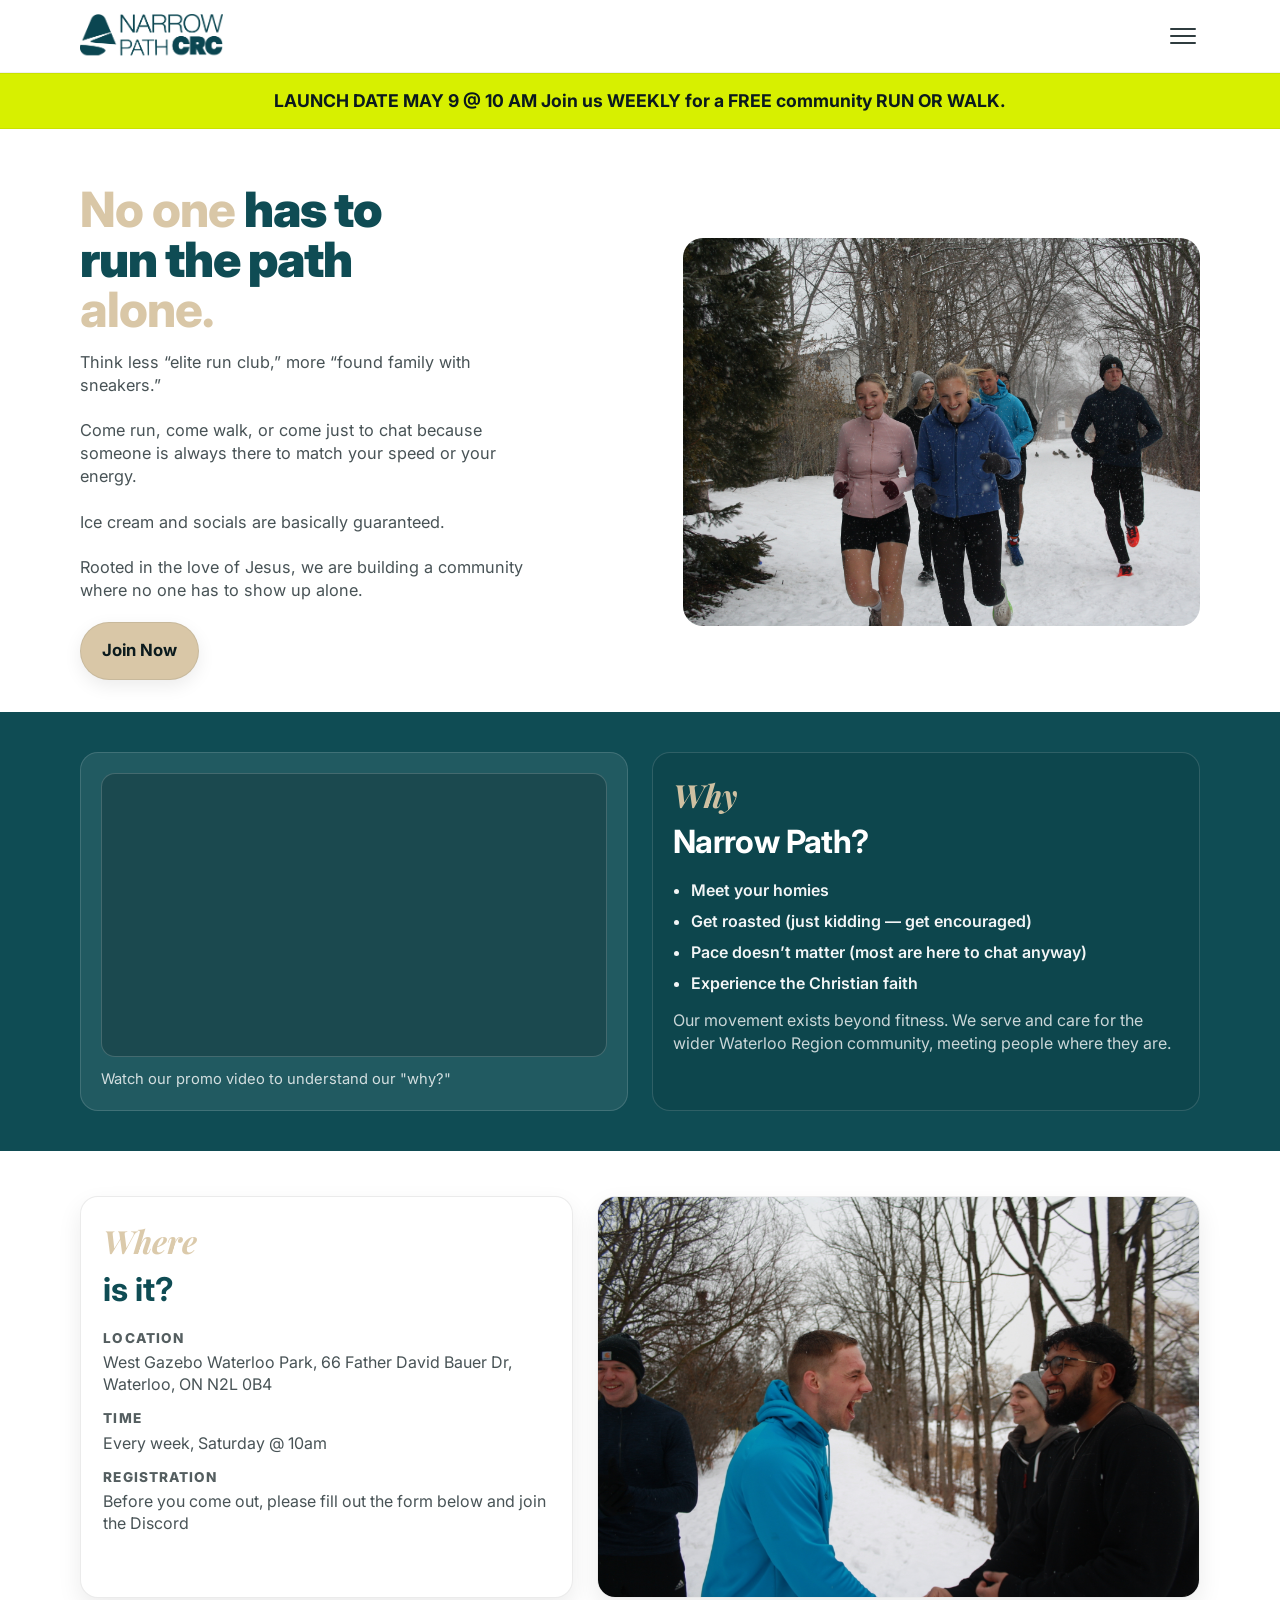
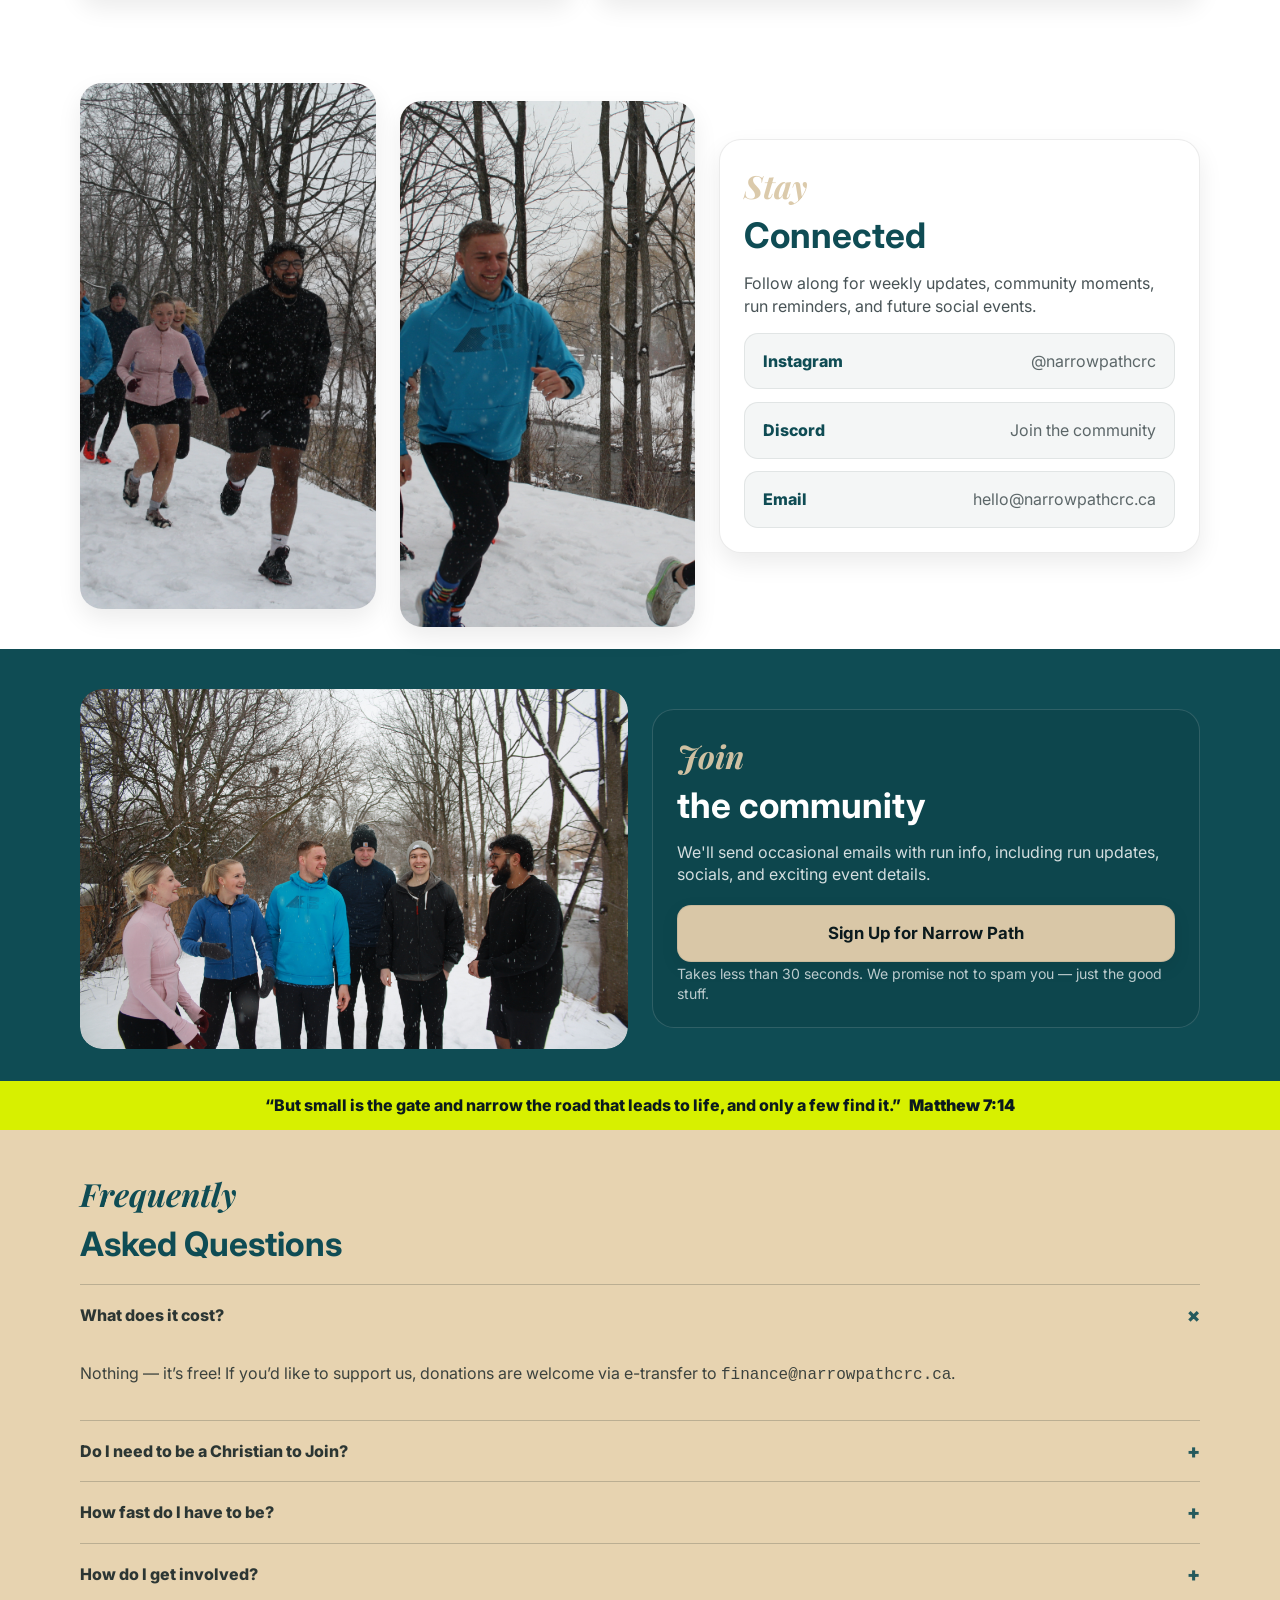
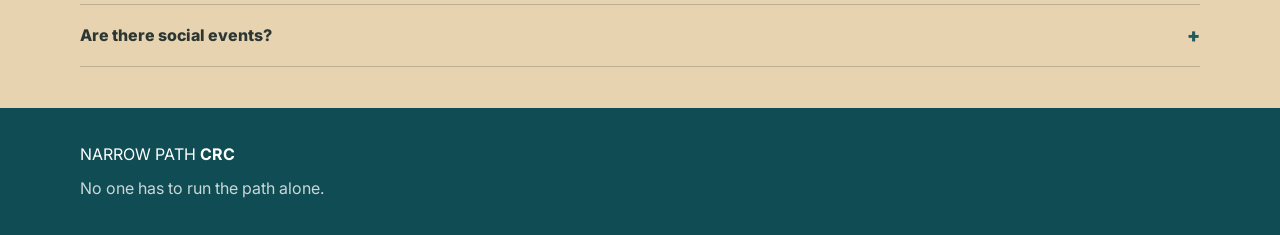
<file: index.html>
<!doctype html>
<html lang="en">
<head>
  <meta charset="utf-8" />
  <meta name="viewport" content="width=device-width, initial-scale=1" />
  <title>Narrow Path CRC — Run Club</title>
  <meta name="description" content="No one has to run the path alone. Weekly free 2K community run or walk in the Kitchener–Waterloo region." />
  <link rel="icon" type="image/png" href="img/favicon.png">
  <link rel="preconnect" href="https://fonts.googleapis.com">
  <link rel="preconnect" href="https://fonts.gstatic.com" crossorigin>
  <link href="https://fonts.googleapis.com/css2?family=Inter:wght@300;400;600;700;800&family=Playfair+Display:ital,wght@0,700;1,700&display=swap" rel="stylesheet">
  <link rel="stylesheet" href="styles.css" />
</head>

<body>
  <a class="skip-link" href="#main">Skip to content</a>

  <header class="site-header">
    <div class="container header-inner">
      <a class="brand" href="#">
        <img src="img/npcrc_logo.png" alt="Narrow Path CRC Logo" class="logo-image" />
      </a>

      <button
        class="nav-toggle"
        type="button"
        aria-label="Open menu"
        aria-expanded="false"
        aria-controls="mobileNav">
        <span></span><span></span><span></span>
      </button>
    </div>

    <div class="mobile-nav" id="mobileNav">
      <div class="container mobile-nav-inner">
        <a href="#why">Why</a>
        <a href="#where">Where</a>
        <a href="#socials">Socials</a>
        <a href="#newsletter">Newsletter</a>
        <a href="#faq">FAQ</a>
      </div>
    </div>
  </header>

  <div class="lime-banner">
          <div class="container lime-inner">
            <p>LAUNCH DATE <b> MAY 9 @ 10 AM</b>  <b>Join us WEEKLY</b> for a <b>FREE</b> community <b>RUN OR WALK</b>. </p>
          </div>
  </div>

  <main id="main">
    <!-- HERO -->
    <section class="hero" aria-label="Hero">

      <div class="container hero-grid">
        <div class="hero-copy">
          <h1>
            <span class="muted">No one</span>
            <span class="strong"> has to</span><br />
            <span class="strong">run the path</span><br />
            <span class="muted">alone.</span>
          </h1>
          <p class="lead">
            Think less “elite run club,” more “found family with sneakers.”<br><br>
            Come run, come walk, or come just to chat because someone is always there to match your speed or your energy.<br><br>
            Ice cream and socials are basically guaranteed.<br><br>
            Rooted in the love of Jesus, we are building a community where no one has to show up alone.
          </p>

          <div class="hero-actions" id="join">
            <a class="btn" href="/signup.html">Join Now</a>
          </div>
        </div>

        <div class="hero-visual" aria-label="Runner image placeholder">
               <img src="img/IMG_9067.JPG" alt="Runner" />
        </div>
      </div>
    </section>

    <!-- PROMO + WHY -->
    <section class="why" id="why">
      <div class="container why-grid">

        <div class="promo-card" id="promo">
          <div class="promo-frame" role="group" aria-label="Promo video">
            <iframe
              src="https://www.youtube.com/embed/s-eVwWmHLjw"
              title="Narrow Path CRC Promo Video"
              loading="lazy"
              allow="accelerometer; autoplay; clipboard-write; encrypted-media; gyroscope; picture-in-picture; web-share"
              allowfullscreen>
            </iframe>
          </div>
          <p class="promo-note">Watch our promo video to understand our "why?"</p>
        </div>

        <div class="why-card">
          <p class="script">Why</p>
          <h2>Narrow Path?</h2>
          <ul class="why-list">
            <li>Meet your homies</li>
            <li>Get roasted (just kidding — get encouraged)</li>
            <li>Pace doesn’t matter (most are here to chat anyway)</li>
            <li>Experience the Christian faith</li>
          </ul>
          <p class="why-footnote">
            Our movement exists beyond fitness. We serve and care for the wider Waterloo Region community,
            meeting people where they are.
          </p>
        </div>

      </div>
    </section>

    <!-- WHERE -->
    <section class="where" id="where">
      <div class="container where-grid">
        <div class="where-card">
          <p class="script">Where</p>
          <h2>is it?</h2>

          <dl class="where-meta">
            <div>
              <dt>Location</dt>
              <dd>West Gazebo Waterloo Park, 66 Father David Bauer Dr, Waterloo, ON N2L 0B4</dd>
            </div>
            <div>
              <dt>Time</dt>
              <dd>Every week, Saturday @ 10am </dd>
            </div>
            <div>
              <dt>Registration</dt>
              <dd>Before you come out, please fill out the form below and join the Discord</dd>
            </div>
          </dl>

          <a class="btn btn-small" href="#newsletter">Sign Up Now</a>
        </div>

        <div class="map-card" aria-label="Map">
          <img src="img/IMG_9115.JPG" alt="Map showing the location of the run" class="map-image" />
        </div>
      </div>
    </section>


    <!-- SOCIALS -->
    <section class="socials" id="socials">
      <div class="container socials-grid">

        <!-- image 1 -->
        <div class="socials-image-card">
          <img src="img/IMG_9083.JPG" alt="Narrow Path CRC community" class="socials-image">
        </div>

        <!-- image 2 -->
        <div class="socials-image-card">
          <img src="img/IMG_9086.JPG" alt="Narrow Path CRC community" class="socials-image">
        </div>

        <!-- text card -->
        <div class="socials-card">
          <p class="script">Stay</p>
          <h2>Connected</h2>
          <p class="socials-copy">
            Follow along for weekly updates, community moments, run reminders, and future social events.
          </p>

          <div class="social-links">
            <a class="social-link" href="#" target="_blank">
              <span class="social-name">Instagram</span>
              <span class="social-handle">@narrowpathcrc</span>
            </a>

            <a class="social-link" href="https://discord.gg/62TNyTN5uP" target="_blank" rel="noopener noreferrer">
              <span class="social-name">Discord</span>
              <span class="social-handle">Join the community</span>
            </a>

            <a class="social-link" href="mailto:hello@narrowpathcrc.ca?subject=Run%20Club%20Question">
              <span class="social-name">Email</span>
              <span class="social-handle">hello@narrowpathcrc.ca</span>
            </a>
          </div>
        </div>

      </div>
    </section>

    <section class="newsletter" id="newsletter">
      <!-- NEWSLETTER -->
      <div class="container newsletter-grid">
        <div class="image-card">
          <img src="img/IMG_9096.JPG" alt="Narrow Path CRC group" class="newsletter-image" />
        </div>

        <div class="newsletter-card">
          <p class="script">Join</p>
          <h2>the community</h2>
          <p class="newsletter-copy">
            We'll send occasional emails with run info, including run updates, socials, and exciting event details.
          </p>

          <div class="signup-cta">
            <a class="btn btn-full signup-btn" href="/signup.html">
              Sign Up for Narrow Path
            </a>

            <p class="form-hint">
              Takes less than 30 seconds. We promise not to spam you — just the good stuff.
            </p>
          </div>
        </div>
      </div>

      <div class="verse-banner" aria-label="Bible verse">
        <div class="container verse-inner">
          <p class="verse">
            “But small is the gate and narrow the road that leads to life, and only a few find it.”
            <span class="ref">Matthew 7:14</span>
          </p>
        </div>
      </div>
    </section>

    <!-- FAQ -->
    <section class="faq" id="faq" aria-label="Frequently Asked Questions">
      <div class="container faq-card">
        <p class="script" style="color: var(--teal);">Frequently</p>
        <h2>Asked Questions</h2>

        <div class="accordion" data-accordion>
          <details open>
            <summary>What does it cost?</summary>
            <div class="answer">
              <p>Nothing — it’s free! If you’d like to support us, donations are welcome via e-transfer to <span class="mono">finance@narrowpathcrc.ca</span>.</p>
            </div>
          </details>

          <details>
            <summary>Do I need to be a Christian to Join?</summary>
            <div class="answer">
              <p>No. You’re welcome here. Come as you are — we’re building a supportive community for anyone in the region.</p>
            </div>
          </details>

          <details>
            <summary>How fast do I have to be?</summary>
            <div class="answer">
              <p>Any pace. Run, jog, walk, or volunteer — the goal is community and consistency, not performance.</p>
            </div>
          </details>

          <details>
            <summary>How do I get involved?</summary>
            <div class="answer">
              <p>Join a weekly run, volunteer, or sign up for updates. If you want to help lead, reach out through the newsletter form.</p>
            </div>
          </details>

          <details>
            <summary>Are there social events?</summary>
            <div class="answer">
              <p>Yes! We have regular social events for members to connect and build relationships.</p>
            </div>
          </details>
        </div>
      </div>
    </section>
  </main>

  <footer class="site-footer">
    <div class="container footer-grid">
      <div class="footer-brand">
        <div class="brand small">
          <span class="brand-mark" aria-hidden="true"></span>
          <span class="brand-text">
            <span class="brand-top">NARROW</span>
            <span class="brand-bottom">PATH <b>CRC</b></span>
          </span>
        </div>
        <p class="footer-tagline">No one has to run the path alone.</p>
      </div>
    </div>
  </footer>

  <script src="script.js"></script>
</body>
</html>
</file>
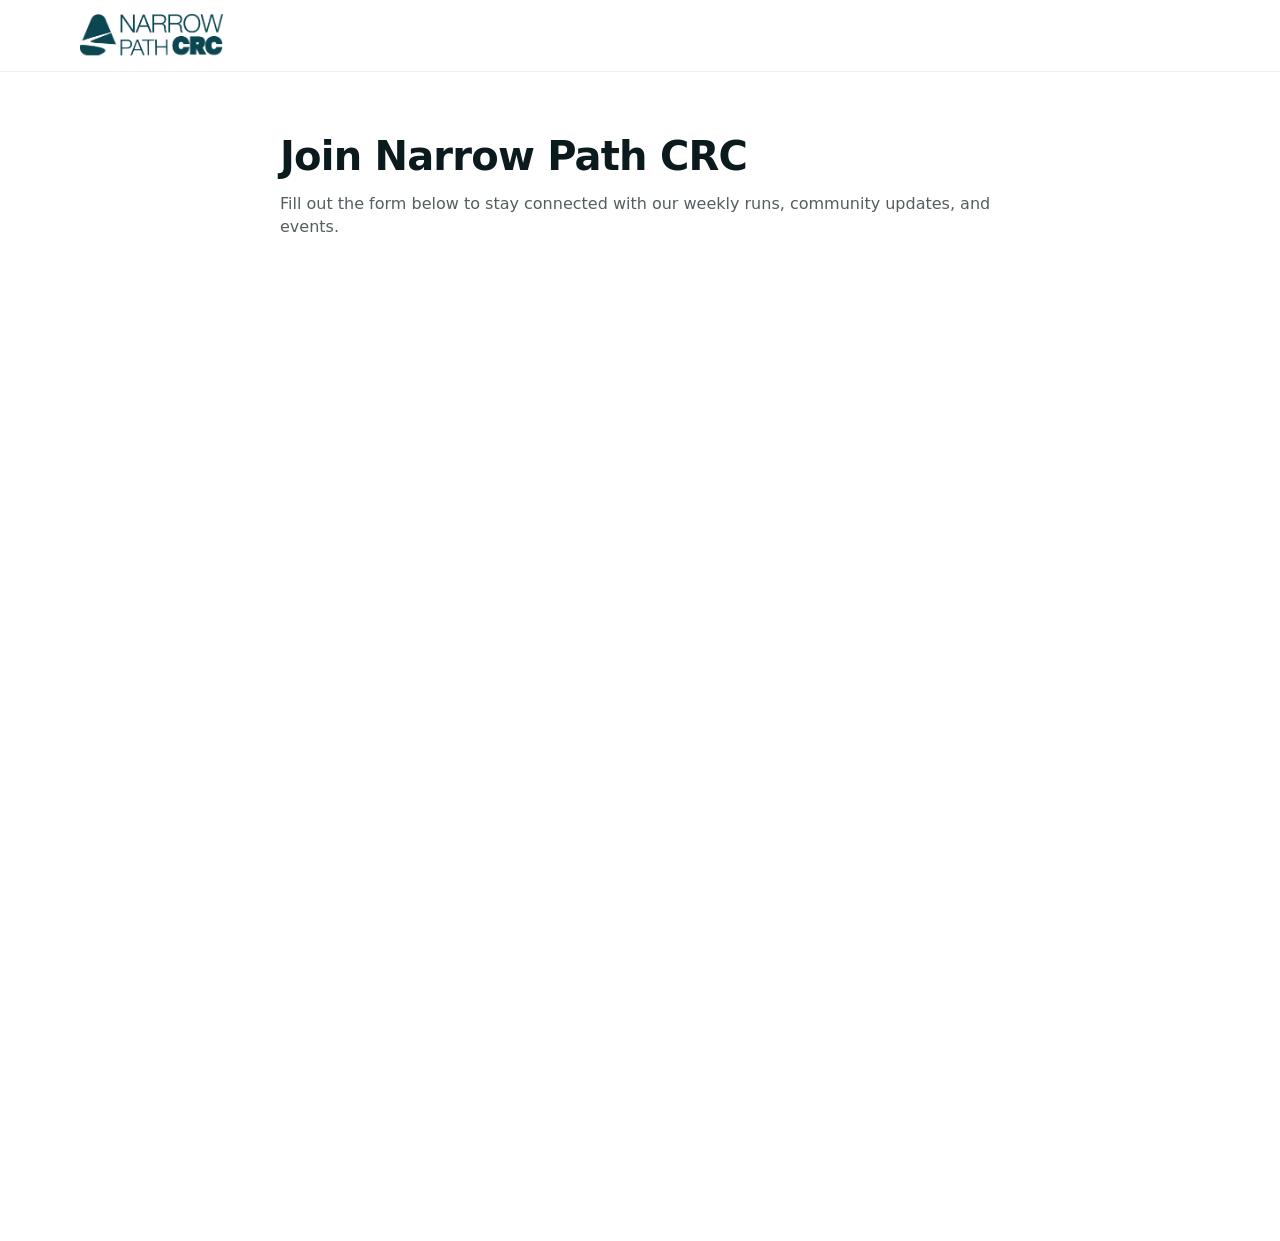
<file: signup.html>
<!DOCTYPE html>
<html lang="en">
<head>
<meta charset="UTF-8">
<meta name="viewport" content="width=device-width, initial-scale=1.0">
<title>Sign Up — Narrow Path CRC</title>
<link rel="stylesheet" href="styles.css">
</head>

<body>

<header class="site-header">
  <div class="container header-inner">
    <a href="/">
      <img src="img/npcrc_logo.png" class="logo-image">
    </a>
  </div>
</header>

<section class="signup-page">
  <div class="container signup-container">

    <h1>Join Narrow Path CRC</h1>
    <p>
      Fill out the form below to stay connected with our weekly runs,
      community updates, and events.
    </p>

    <iframe
      src="https://d857da61.sibforms.com/serve/[base64]"
      width="100%"
      height="900"
      frameborder="0"
      scrolling="auto"
      style="border-radius:16px;">
    </iframe>

  </div>
</section>

</body>
</html>
</file>
<file: styles.css>
/* =========
   Design tokens
   ========= */
:root{
  --bg: #ffffff;
  --text: #0b1a1d;
  --muted: #d9c7a7;          /* warm sand */
  --tan: #e7d3b0;            /* section background */
  --teal: #0f4c54;           /* deep teal */
  --teal-2: #0b3b41;
  --lime: #d7f000;           /* neon lime banner */
  --line: rgba(11, 26, 29, 0.18);
  --shadow: 0 10px 24px rgba(0,0,0,0.08);
  --radius: 18px;

  --font-sans: "Inter", system-ui, -apple-system, Segoe UI, Roboto, Arial, sans-serif;
  --font-serif: "Playfair Display", Georgia, serif;

  --container: 1120px;
}

*{ box-sizing: border-box; }
html, body{ height: 100%; }
body{
  margin: 0;
  font-family: var(--font-sans);
  color: var(--text);
  background: var(--bg);
  line-height: 1.4;
}

img{ max-width: 100%; display:block; }

a{ color: inherit; text-decoration: none; }
a:hover{ text-decoration: underline; }

.container{
  width: min(var(--container), calc(100% - 2rem));
  margin: 0 auto;
}


/* Accessibility */
.skip-link{
  position:absolute;
  left:-999px;
  top: 0;
  background:#000;
  color:#fff;
  padding:.75rem 1rem;
  border-radius: 10px;
  z-index: 9999;
}
.skip-link:focus{ left: 1rem; top: 1rem; }

/* =========
   Header
   ========= */
.site-header{
  position: sticky;
  top: 0;
  z-index: 1000;
  background: rgba(255,255,255,0.92);
  backdrop-filter: blur(10px);
  border-bottom: 1px solid rgba(0,0,0,0.06);
}

.header-inner{
  display: flex;
  align-items: center;
  justify-content: space-between;
  padding: 0.85rem 0;
}

.logo-image{
  height: 44px;
  width: auto;
  display: block;
}

.nav{
  display: none;
}

.btn.btn-small{
  display: none;
}

.nav-toggle{
  display: block;
  border: 0;
  background: transparent;
  padding: 0.25rem;
  cursor: pointer;
}

.nav-toggle span{
  display: block;
  width: 26px;
  height: 2px;
  background: rgba(11,26,29,.85);
  margin: 5px 0;
  border-radius: 999px;
}

.mobile-nav{
  width: 100%;
  background: white;
  border-top: 1px solid rgba(0,0,0,0.08);
  box-shadow: 0 12px 28px rgba(0,0,0,0.08);

  max-height: 0;
  overflow: hidden;
  opacity: 0;
  transform: translateY(-18px);
  transition:
    max-height 0.35s ease,
    opacity 0.25s ease,
    transform 0.25s ease;
}

.mobile-nav.is-open{
  max-height: 420px;
  opacity: 1;
  transform: translateY(0);
}

.mobile-nav-inner{
  display: flex;
  flex-wrap: wrap;
  gap: 0.6rem;
  padding: 0.9rem 0 1rem;
}

.mobile-nav a{
  padding: 0.8rem 1rem;
  border-radius: 12px;
  text-decoration: none;
  font-weight: 600;
  color: var(--text);
  transition: background-color 0.2s ease, color 0.2s ease;
}

.mobile-nav a:hover{
  background: rgba(11,26,29,0.05);
  text-decoration: none;
}

.mobile-nav .btn{
  margin-left: auto;
}

.mobile-nav[hidden]{
  display: none;
}

#why,
#where {
  scroll-margin-top: 120px;
}

.nav-toggle{
  display: block;
  border: 0;
  background: transparent;
  padding: 0.25rem;
  cursor: pointer;
}

.nav-toggle span{
  display: block;
  width: 26px;
  height: 2px;
  background: rgba(11,26,29,.85);
  margin: 5px 0;
  border-radius: 999px;
  transition: transform 0.25s ease, opacity 0.2s ease;
}

.nav-toggle.is-open span:nth-child(1){
  transform: translateY(7px) rotate(45deg);
}

.nav-toggle.is-open span:nth-child(2){
  opacity: 0;
}

.nav-toggle.is-open span:nth-child(3){
  transform: translateY(-7px) rotate(-45deg);
}

/* Sticky lime banner under header */
.lime-banner{
  position: sticky;
  top: 70px; /* adjust if your header height changes */
  z-index: 999;
  background: var(--lime);
  color: #0b1a1d;
  border-top: 1px solid rgba(0,0,0,.06);
  border-bottom: 1px solid rgba(0,0,0,.06);
}

.lime-inner{
  padding: .9rem 0;
  font-weight: 700;
  text-align: center;
  font-size: 1.1rem;
}

.lime-inner p{
  margin: 0;
}

/* =========
   Buttons
   ========= */
.btn{
  display:inline-flex;
  align-items:center;
  justify-content:center;
  gap: .5rem;
  padding: .9rem 1.2rem;
  border-radius: 999px;
  background: var(--muted);
  color: #0b1a1d;
  font-weight: 700;
  border: 1px solid rgba(11,26,29,0.08);
  box-shadow: 0 6px 18px rgba(0,0,0,0.08);
  text-decoration: none !important;
}
.btn:hover{ transform: translateY(-1px); text-decoration: none; }
.btn:active{ transform: translateY(0px); }
.btn-small{ padding: .6rem 1rem; font-size: .95rem; }
.btn-full{ width: 100%; border-radius: 12px; }

.btn-ghost{
  background: transparent;
  box-shadow: none;
  border: 1px solid rgba(11,26,29,0.14);
  color: rgba(11,26,29,.85);
}
.btn-ghost:hover{ background: rgba(11,26,29,0.04); }

.btn-floating{
  position:absolute;
  top: 18px;
  right: 18px;
  padding: .55rem .9rem;
  border-radius: 10px;
  box-shadow: var(--shadow);
}

/* =========
   Hero
   ========= */
.hero{
  padding: 2rem 0 0;
}
.hero-grid{
  display:grid;
  grid-template-columns: 1.05fr 0.95fr;
  gap: 2rem;
  align-items: center;
  padding: 1.5rem 0 2rem;
}

.hero-actions .btn{
  font-size: 1.05rem;
  padding: 1rem 1.3rem;
}

.hero-actions .btn:hover{
  transform: translateY(-2px);
}

.kicker{
  margin: 0 0 .6rem;
  font-weight: 800;
  letter-spacing: .22em;
  font-size: .78rem;
  color: rgba(15,76,84,.75);
}

h1{
  margin: 0;
  font-size: clamp(2.3rem, 3.8vw, 3.6rem);
  line-height: 1.03;
  letter-spacing: -0.02em;
}
h1 .muted{ color: var(--muted); font-weight: 800; }
h1 .strong{ color: var(--teal); font-weight: 900; }

.lead{
  margin: 1rem 0 1.25rem;
  max-width: 46ch;
  color: rgba(11,26,29,.75);
  font-size: 1.02rem;
}

.hero-actions{
  display:flex;
  gap: .8rem;
  flex-wrap: wrap;
}

.hero-visual {
  position: relative;
  width: 100%;
  aspect-ratio: 4 / 3;   /* keeps a nice shape on all screens */
  border-radius: 20px;
  overflow: hidden;
}

.hero-visual img {
  width: 100%;
  height: 100%;
  object-fit: cover;     /* crops image nicely */
  display: block;
}

.runner-placeholder{
  width: 100%;
  height: 420px;
  border-radius: var(--radius);
  border: 2px dashed rgba(15,76,84,.25);
  background:
    radial-gradient(circle at 25% 25%, rgba(15,76,84,.12), transparent 40%),
    linear-gradient(135deg, rgba(15,76,84,.08), rgba(217,199,167,.12));
  display:flex;
  align-items:center;
  justify-content:center;
  color: rgba(15,76,84,.65);
  font-weight: 800;
  letter-spacing: .08em;
}

/* =========
   Sections
   ========= */
.why{
  background: var(--teal);
  color: #fff;
  padding: 2.5rem 0;
}
.why-grid{
  display:grid;
  grid-template-columns: 1fr 1fr;
  gap: 1.5rem;
  align-items: stretch;
}

.promo-card, .why-card, .where-card, .map-card, .newsletter-card, .image-card, .faq-card{
  border-radius: var(--radius);
}

.promo-card{
  background: rgba(255,255,255,0.08);
  padding: 1.25rem;
  border: 1px solid rgba(255,255,255,0.14);
}
.promo-frame {
  border-radius: 14px;
  overflow: hidden;
  background: rgba(0,0,0,0.18);
  border: 1px solid rgba(255,255,255,0.18);
  aspect-ratio: 16 / 9;
}

.promo-frame iframe {
  width: 100%;
  height: 100%;
  border: 0;
  display: block;
}
.promo-note{
  margin: .75rem 0 0;
  color: rgba(255,255,255,0.8);
  font-size: .92rem;
}

.why-card{
  background: rgba(0,0,0,0.08);
  border: 1px solid rgba(255,255,255,0.14);
  padding: 1.25rem 1.25rem 1.35rem;
}
.script {
  font-family: var(--font-serif);
  font-style: italic;
  font-weight: 700;
  margin: 0;
  font-size: clamp(1.6rem, 2.5vw, 2.5rem);
  color: rgba(217,199,167,0.95);
}
.why-card h2{
  margin: .2rem 0 .85rem;
  font-size: 2rem;
  letter-spacing: -0.02em;
}
.why-list{
  margin: 0;
  padding-left: 1.1rem;
  display:grid;
  gap: .55rem;
  color: rgba(255,255,255,0.95);
  font-weight: 600;
}
.why-footnote{
  margin: .9rem 0 0;
  color: rgba(255,255,255,0.78);
  max-width: 60ch;
}

/* WHERE */
.where{
  background: #fff;
  padding: 2.8rem 0;
}
.where-grid{
  display:grid;
  grid-template-columns: 0.9fr 1.1fr;
  gap: 1.5rem;
  align-items: stretch;
}
.where-card{
  background: #fff;
  border: 1px solid rgba(0,0,0,0.08);
  box-shadow: var(--shadow);
  padding: 1.4rem;
}
.where-card h2{
  margin: .2rem 0 1rem;
  font-size: 2.05rem;
  color: var(--teal);
}
.where-meta{
  margin: 0 0 1.1rem;
  display:grid;
  gap: .85rem;
}
.where-meta div{
  display:grid;
  gap: .2rem;
}
.where-meta dt{
  font-weight: 800;
  color: rgba(11,26,29,.7);
  font-size: .85rem;
  letter-spacing: .08em;
  text-transform: uppercase;
}
.where-meta dd{
  margin: 0;
  color: rgba(11,26,29,.75);
}

.map-card{
  border-radius: var(--radius);
  border: 1px solid rgba(0,0,0,0.08);
  box-shadow: var(--shadow);
  overflow: hidden;
}
.map-placeholder{
  height: 320px;
  display:flex;
  align-items:center;
  justify-content:center;
  font-weight: 900;
  color: rgba(15,76,84,.75);
  background:
    linear-gradient(135deg, rgba(11,26,29,0.06), rgba(215,240,0,0.12)),
    radial-gradient(circle at 70% 35%, rgba(15,76,84,.10), transparent 45%);
}

/* SOCIALS */
.socials{
  background: #fff;
  padding: 2.5rem 0;
}

.socials-grid{
  display: grid;
  grid-template-columns: .8fr .8fr 1.3fr;
  gap: 1.5rem;
  align-items: center;
}

.socials-card{
  background: #fff;
  border: 1px solid rgba(0,0,0,0.08);
  box-shadow: var(--shadow);
  border-radius: 22px;
  padding: 1.5rem;
}

.socials-card h2{
  margin: .15rem 0 .75rem;
  font-size: 2.2rem;
  color: var(--teal);
}

.socials-copy{
  margin: 0 0 1rem;
  color: rgba(11,26,29,0.75);
  max-width: 52ch;
}

.social-links{
  display: grid;
  gap: .8rem;
}

.social-link{
  display: flex;
  justify-content: space-between;
  align-items: center;
  gap: 1rem;
  padding: 1rem 1.1rem;
  border-radius: 14px;
  background: #f4f6f6;
  border: 1px solid rgba(11,26,29,0.08);
  text-decoration: none;
}

.social-link:hover{
  text-decoration: none;
  background: #eef2f2;
}

.social-name{
  font-weight: 800;
  color: var(--teal);
}

.social-handle{
  color: rgba(11,26,29,0.65);
}

.socials-image-card{
  border-radius: 22px;
  overflow: hidden;
  aspect-ratio: 9 / 16;
  box-shadow: var(--shadow);
}

.socials-image{
  width: 100%;
  height: 100%;
  object-fit: cover;
  display: block;
  object-position: 30% 30%;
}

.socials-image-card:hover .socials-image{
  transform: scale(1.04);
}

/* stagger the second reel slightly lower */
.socials-image-card:nth-child(2){
  transform: translateY(18px);
}

/* keep the text card centered nicely */
.socials-card{
  background: #fff;
  border: 1px solid rgba(0,0,0,0.08);
  box-shadow: var(--shadow);
  border-radius: 22px;
  padding: 1.5rem;
}


/* NEWSLETTER */
.newsletter{
  background: var(--teal);
  padding: 2.5rem 0 0;
  color: #fff;
}

.newsletter-grid{
  display: grid;
  grid-template-columns: 1fr 1fr;
  gap: 1.5rem;
  align-items: center;
  padding-bottom: 2rem;
}

.image-card{
  border-radius: 22px;
  overflow: hidden;
  background: transparent;
}

.image-card img,
.newsletter-image{
  width: 100%;
  height: 360px;
  object-fit: cover;
  display: block;
  border-radius: 22px;
}

.newsletter-card{
  background: rgba(0,0,0,0.08);
  border: 1px solid rgba(255,255,255,0.14);
  border-radius: 22px;
  padding: 1.5rem;
}

.newsletter-card h2{
  margin: .15rem 0 .65rem;
  font-size: 2.2rem;
  color: #fff;
}

.newsletter-copy{
  margin: 0 0 1rem;
  color: rgba(255,255,255,0.82);
}

.newsletter-card .label{
  color: rgba(255,255,255,0.92);
}

.newsletter-card input{
  width: 100%;
  padding: .9rem 1rem;
  border-radius: 12px;
  border: 1px solid rgba(255,255,255,0.16);
  background: rgba(255,255,255,0.08);
  color: #fff;
}

.newsletter-card input::placeholder{
  color: rgba(255,255,255,0.55);
}

.newsletter-card .form-hint{
  color: rgba(255,255,255,0.72);
}

.newsletter-card .btn{
  margin-top: .2rem;
}

.signup-cta{
  margin-top: 1rem;
}

.signup-btn{
  font-size: 1.05rem;
  padding: 1rem 1.2rem;
  border-radius: 14px;
  background: var(--muted);
}

.signup-btn:hover{
  transform: translateY(-2px);
}

.brevo-form-wrap{
  width: 100%;
  border-radius: 18px;
  overflow: hidden;
  background: transparent;
}

.brevo-form-wrap iframe{
  width: 100%;
  min-height: 200px;
  border: 0;
  display: block;
  background: white;
  border-radius: 18px;
}

.signup-page{
  padding: 4rem 0;
  background: #fff;
}

.signup-container{
  max-width: 720px;
}

.signup-container h1{
  font-size: 2.5rem;
  margin-bottom: .5rem;
}

.signup-container p{
  margin-bottom: 2rem;
  color: rgba(11,26,29,.7);
}


/* MOBILE */
@media (max-width: 900px){
  .socials-grid{
    grid-template-columns: 1fr;
  }

  .socials-image-card{
    aspect-ratio: 9 / 16;
    max-width: 320px;
  }

  .socials-image-card:nth-child(2){
    transform: none;
  }
}
.image-placeholder{
  color: rgba(15,76,84,.75);
  border: 2px dashed rgba(15,76,84,.20);
}
.label{
  display:block;
  font-weight: 700;
  font-size: .9rem;
  color: rgba(255,255,255,0.9);
  margin-bottom: .25rem;
}
input{
  width: 100%;
  padding: .85rem .9rem;
  border-radius: 12px;
  border: 1px solid rgba(255,255,255,0.22);
  background: rgba(255,255,255,0.08);
  color: #fff;
  outline: none;
}
input::placeholder{ color: rgba(255,255,255,0.6); }
input:focus{
  border-color: rgba(215,240,0,0.55);
  box-shadow: 0 0 0 4px rgba(215,240,0,0.15);
}
.hidden{ display:none; }
.form-hint{
  margin: .1rem 0 0;
  font-size: .88rem;
  color: rgba(255,255,255,0.72);
}
.mono{ font-family: ui-monospace, SFMono-Regular, Menlo, Monaco, Consolas, "Liberation Mono", monospace; }

.verse-banner{
  background: var(--lime);
  color: #0b1a1d;
  margin-top: 0;
}
.verse-inner{
  padding: .85rem 0;
  text-align:center;
}
.verse{
  margin: 0;
  font-weight: 800;
}
.verse .ref{
  display:inline-block;
  margin-left: .35rem;
  font-weight: 900;
}

/* FAQ */
.faq{
  background: var(--tan);
  padding: 2.6rem 0;
}
.faq-card{
  background: transparent;
}
.faq-card h2{
  margin: .2rem 0 1.1rem;
  font-size: 2.1rem;
  color: var(--teal);
}
.accordion{
  border-top: 1px solid rgba(11,26,29,0.20);
}
details{
  border-bottom: 1px solid rgba(11,26,29,0.20);
}
summary{
  list-style: none;
  cursor: pointer;
  padding: 1.05rem 0;
  font-weight: 800;
  color: rgba(11,26,29,0.85);
  display:flex;
  align-items:center;
  justify-content: space-between;
  gap: 1rem;
}
summary::-webkit-details-marker{ display:none; }
summary::after{
  content: "+";
  font-weight: 900;
  font-size: 1.2rem;
  color: rgba(15,76,84,.9);
}
details[open] summary::after{ content: "×"; }
.answer{
  padding: 0 0 1.1rem;
  color: rgba(11,26,29,0.78);
}

.btn,
.social-link,
summary,
.social a {
  transition:
    transform 0.2s ease,
    background-color 0.2s ease,
    color 0.2s ease,
    box-shadow 0.2s ease;
}

.promo-card,
.why-card,
.where-card,
.socials-card,
.newsletter-card,
.faq-card {
  transition: transform 0.25s ease, box-shadow 0.25s ease;
}

.promo-card:hover,
.why-card:hover,
.where-card:hover,
.socials-card:hover,
.newsletter-card:hover {
  transform: translateY(-2px);
  box-shadow: 0 14px 28px rgba(0,0,0,0.10);
}

/* Footer */
.site-footer{
  background: var(--teal);
  color:#fff;
  padding: 2.2rem 0 1.2rem;
}
.footer-grid{
  display:grid;
  grid-template-columns: 1.2fr 1fr;
  gap: 1.5rem;
  align-items: start;
}
.footer-tagline{
  margin: .7rem 0 1rem;
  color: rgba(255,255,255,0.78);
}
.social{
  display:flex;
  gap: .7rem;
}
.social a{
  width: 34px;
  height: 34px;
  border-radius: 10px;
  background: rgba(255,255,255,0.10);
  display:inline-flex;
  align-items:center;
  justify-content:center;
  font-weight: 900;
  text-decoration:none;
}
.social a:hover{ background: rgba(255,255,255,0.16); }

.footer-news h3{
  margin: .2rem 0 .65rem;
  font-size: 1.15rem;
}
.footer-form{
  display:flex;
  gap: .6rem;
  align-items:center;
  flex-wrap: wrap;
}
.footer-form input{
  min-width: 220px;
  background: rgba(255,255,255,0.10);
}
.footer-bottom{
  margin-top: 1.6rem;
  padding-top: 1rem;
  border-top: 1px solid rgba(255,255,255,0.14);
  color: rgba(255,255,255,0.72);
}

/* =========
   Responsive
   ========= */
@media (prefers-reduced-motion: reduce){
  html {
    scroll-behavior: auto;
  }

  *,
  *::before,
  *::after {
    transition: none !important;
    animation: none !important;
  }
}

@media (max-width: 900px){
  .nav{ display:none; }
  .nav-toggle{ display:block; }
  .hero-grid{ grid-template-columns: 1fr; }
  .runner-placeholder{ height: 360px; }
  .why-grid{ grid-template-columns: 1fr; }
  .where-grid{ grid-template-columns: 1fr; }
  .socials-grid{ grid-template-columns: 1fr; }
  .newsletter-grid{ grid-template-columns: 1fr; }
  .btn-floating{ display:none; }
  .footer-grid{ grid-template-columns: 1fr; }
}

@media (prefers-reduced-motion: reduce){
  .btn:hover{ transform:none; }
}
</file>
